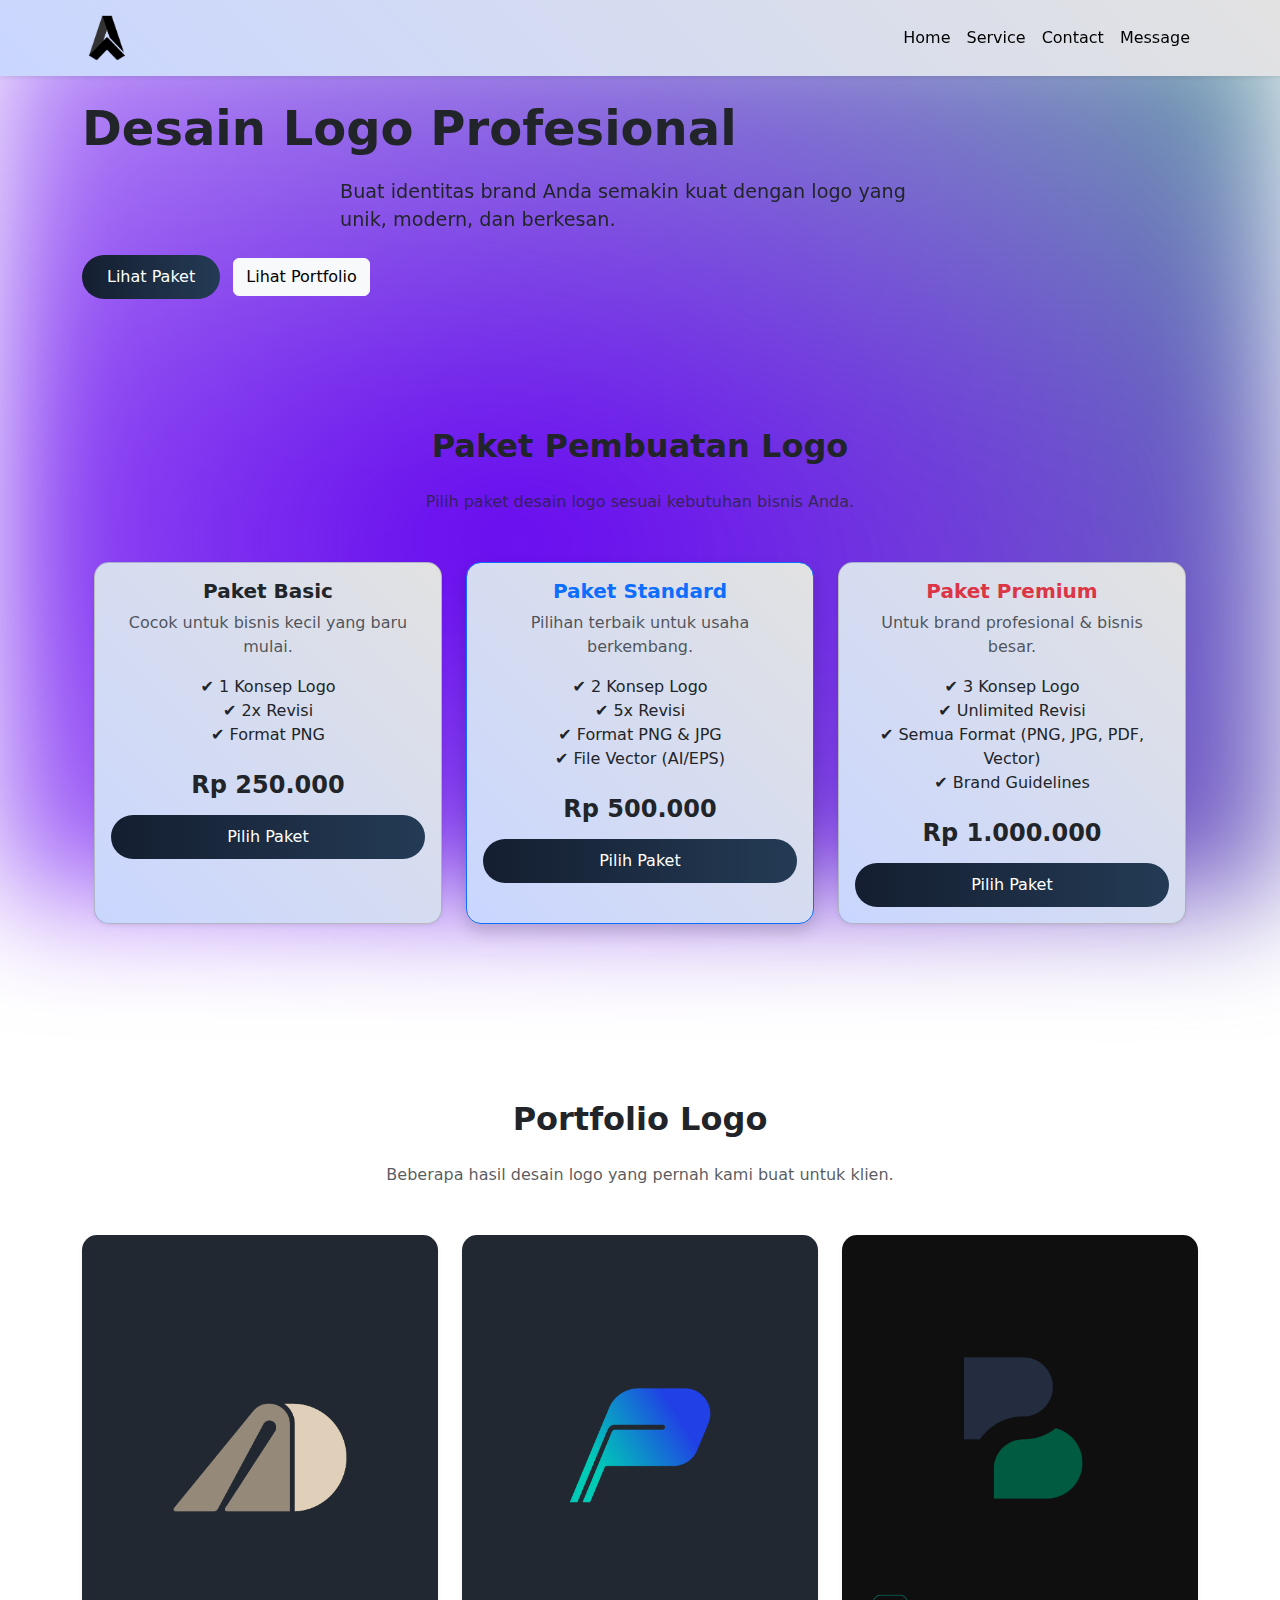
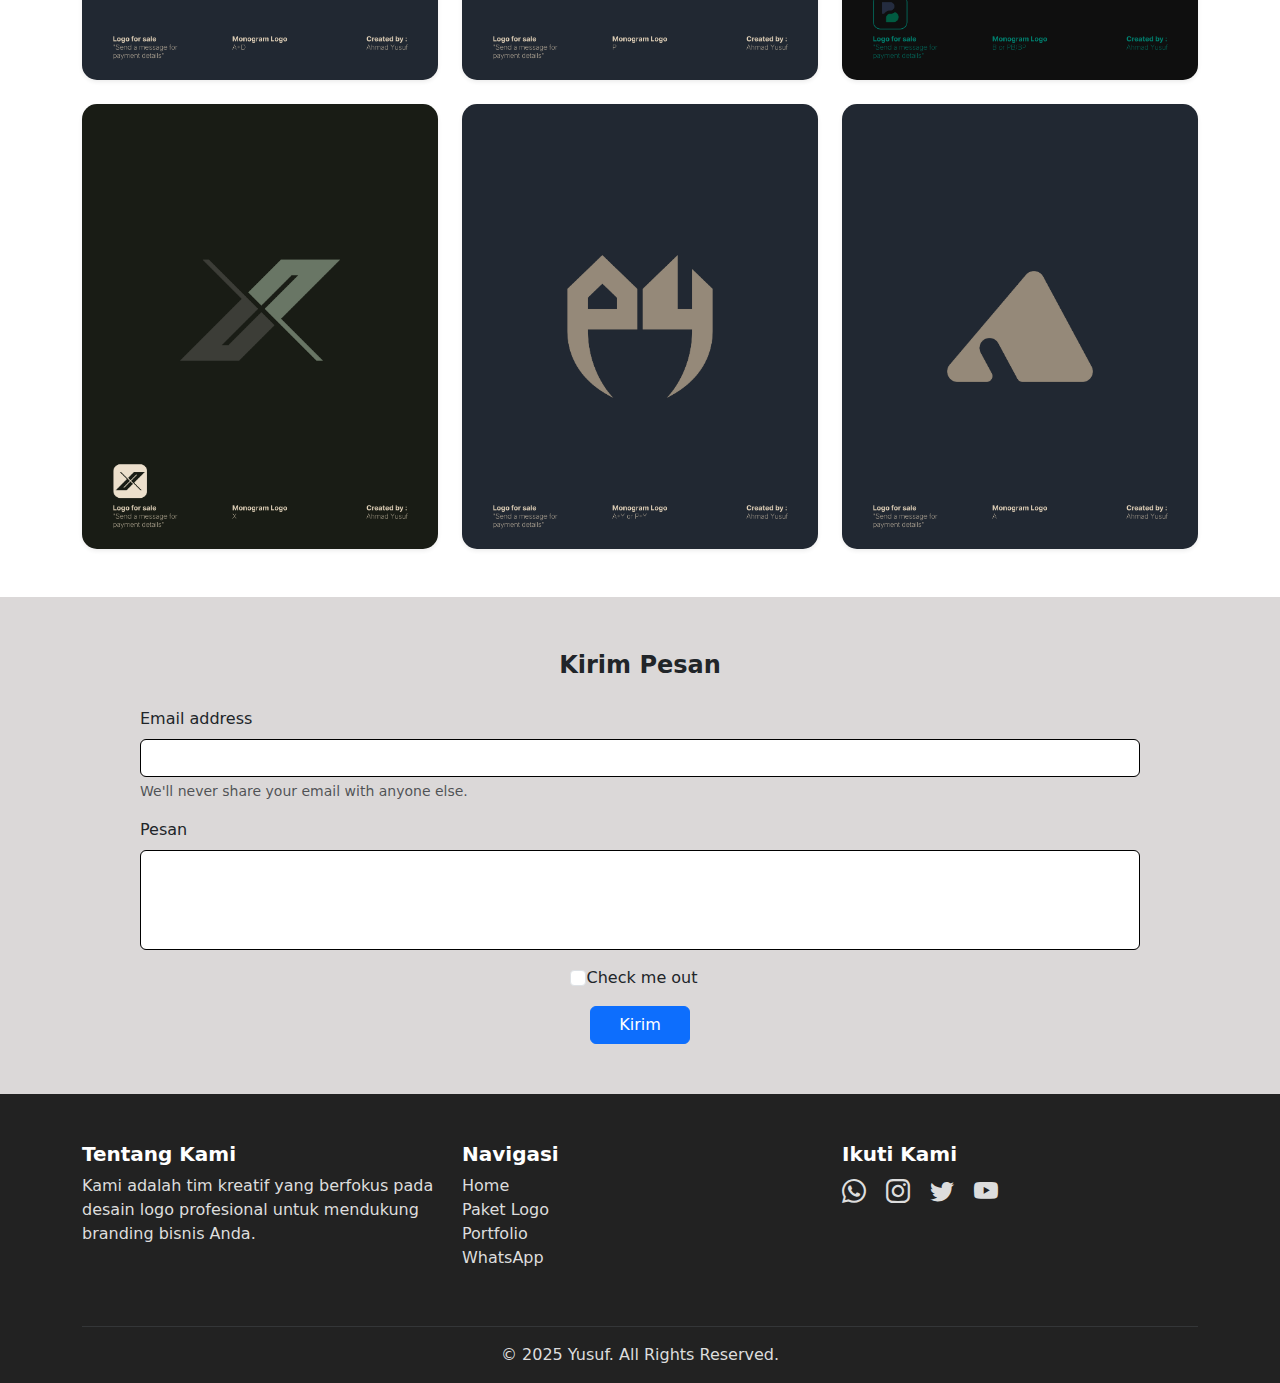
<file: index.html>
<!DOCTYPE html>
<html lang="en">
<head>
  <meta charset="UTF-8">
  <meta name="viewport" content="width=device-width, initial-scale=1.0">
  <title>Yusuf Pages</title>
  <!-- Bootstrap CSS -->
  <link href="https://cdn.jsdelivr.net/npm/bootstrap@5.3.3/dist/css/bootstrap.min.css" rel="stylesheet">
  <link rel="stylesheet" href="https://cdn.jsdelivr.net/npm/bootstrap-icons@1.13.1/font/bootstrap-icons.min.css">
  <link rel="stylesheet" href="style.css">

</head>
<body>
  <!-- Navbar -->
  <nav class="navbar fixed-top navbar-expand-lg shadow-sm">
    <div class="container-fluid container">
      <a class="navbar-brand" href="#jumbotron">
        <img src="Logo.png" alt="Logo" style="width: 50px;">
      </a>
      <!-- Toggle button -->
      <button class="navbar-toggler" type="button" data-bs-toggle="collapse" data-bs-target="#navbarNav">
        <span class="navbar-toggler-icon"></span>
      </button>

      <!-- Menu -->
      <div class="collapse navbar-collapse" id="navbarNav">
        <ul class="navbar-nav ms-auto mb-2 mb-lg-0">
          <li class="nav-item"><a class="nav-link" href="#jumbotron">Home</a></li>
          <li class="nav-item"><a class="nav-link" href="#paket">Service</a></li>
          <li class="nav-item"><a class="nav-link" href="#footer">Contact</a></li>
          <li class="nav-item"><a class="nav-link" href="#message">Message</a></li>
        </ul>
      </div>
    </div>
  </nav>

  <!-- Jumbotron / Hero Section -->
 <section class="jumbotron-custom" style="padding-top: 100px;" id="jumbotron">
    <div class="jumbotron-bg"></div>
    <div class="container">
      <h1>Desain Logo Profesional</h1>
      <p>Buat identitas brand Anda semakin kuat dengan logo yang unik, modern, dan berkesan.</p>
      <a href="#paket" class="btn btn-gradient me-2">Lihat Paket</a>
      <a href="#portfolio" class="btn btn-light">Lihat Portfolio</a>
    </div>
  </section>



  <!-- Section Paket Logo -->
  <section class="py-5 container" style="margin-top: 80px;" id="paket">
    <div class="container text-center">
      <h2 class="fw-bold mb-4">Paket Pembuatan Logo</h2>
      <p class="text-muted mb-5">Pilih paket desain logo sesuai kebutuhan bisnis Anda.</p>

      <div class="row g-4">
        <!-- Paket Basic -->
        <div class="col-md-4">
          <div class="card h-100 shadow-sm">
            <div class="card-body">
              <h5 class="card-title fw-bold">Paket Basic</h5>
              <p class="card-text text-muted">Cocok untuk bisnis kecil yang baru mulai.</p>
              <ul class="list-unstyled mb-4">
                <li>✔ 1 Konsep Logo</li>
                <li>✔ 2x Revisi</li>
                <li>✔ Format PNG</li>
              </ul>
              <h4 class="fw-bold mb-3">Rp 250.000</h4>
              <a href="#" class="btn btn-gradient w-100">Pilih Paket</a>
            </div>
          </div>
        </div>

        <!-- Paket Standard -->
        <div class="col-md-4">
          <div class="card h-100 shadow border-primary">
            <div class="card-body">
              <h5 class="card-title fw-bold text-primary">Paket Standard</h5>
              <p class="card-text text-muted">Pilihan terbaik untuk usaha berkembang.</p>
              <ul class="list-unstyled mb-4">
                <li>✔ 2 Konsep Logo</li>
                <li>✔ 5x Revisi</li>
                <li>✔ Format PNG & JPG</li>
                <li>✔ File Vector (AI/EPS)</li>
              </ul>
              <h4 class="fw-bold mb-3">Rp 500.000</h4>
              <a href="#" class="btn btn-gradient w-100">Pilih Paket</a>
            </div>
          </div>
        </div>

        <!-- Paket Premium -->
        <div class="col-md-4">
          <div class="card h-100 shadow-sm">
            <div class="card-body">
              <h5 class="card-title fw-bold text-danger">Paket Premium</h5>
              <p class="card-text text-muted">Untuk brand profesional & bisnis besar.</p>
              <ul class="list-unstyled mb-4">
                <li>✔ 3 Konsep Logo</li>
                <li>✔ Unlimited Revisi</li>
                <li>✔ Semua Format (PNG, JPG, PDF, Vector)</li>
                <li>✔ Brand Guidelines</li>
              </ul>
              <h4 class="fw-bold mb-3">Rp 1.000.000</h4>
              <a href="#" class="btn btn-gradient w-100">Pilih Paket</a>
            </div>
          </div>
        </div>
      </div>
    </div>
  </section>

  
  <!-- Section Portfolio -->
  <section class="py-5" style="margin-top: 80px;" id="portfolio">
    <div class="container text-center">
      <h2 class="fw-bold mb-4">Portfolio Logo</h2>
      <p class="text-muted mb-5">Beberapa hasil desain logo yang pernah kami buat untuk klien.</p>

      <div class="row g-4">
        <!-- Item 1 -->
        <div class="col-12 col-sm-6 col-md-4">
          <div class="portfolio-item shadow-sm">
            <img src="A+D-05.jpg" alt="Logo 1">
          </div>
        </div>
        <!-- Item 2 -->
        <div class="col-12 col-sm-6 col-md-4">
          <div class="portfolio-item shadow-sm">
            <img src="P-10.jpg" alt="Logo 2">
          </div>
        </div>
        <!-- Item 3 -->
        <div class="col-12 col-sm-6 col-md-4">
          <div class="portfolio-item shadow-sm">
            <img src="B or PB-14.jpg" alt="Logo 3">
          </div>
        </div>
        <!-- Item 4 -->
        <div class="col-12 col-sm-6 col-md-4">
          <div class="portfolio-item shadow-sm">
            <img src="X-13.jpg" alt="Logo 4">
          </div>
        </div>
        <!-- Item 5 -->
        <div class="col-12 col-sm-6 col-md-4">
          <div class="portfolio-item shadow-sm">
            <img src="AY or PY-01.jpg" alt="Logo 5">
          </div>
        </div>
        <!-- Item 6 -->
        <div class="col-12 col-sm-6 col-md-4">
          <div class="portfolio-item shadow-sm">
            <img src="A-07.jpg" alt="Logo 6">
          </div>
        </div>
      </div>
    </div>
  </section>

  <!--Form Input Pesan-->
  <form action="https://sheetdb.io/api/v1/zhmu3tijlpgka" method="POST" class="d-fluid" style="width: 100%; background-color: rgb(219, 216, 216); padding-top: 50px; padding-bottom: 50px;" id="message">
  <div class="container-fluid" style="text-align: center;"><Strong style="font-size: x-large;">Kirim Pesan</Strong></div>  
  <br>
    <div class="mb-3 container" style="width: 80%;">
    <label for="exampleInputEmail1" class="form-label">Email address</label>
    <input type="email" class="form-control" id="exampleInputEmail1" aria-describedby="emailHelp" style="border-color: black;">
    <div id="emailHelp" class="form-text">We'll never share your email with anyone else.</div>
  </div>
  <div class="mb-3 container" style="width: 80%;">
    <label for="exampleInputPassword1" class="form-label">Pesan</label>
    <input type="message" class="form-control" id="exampleInputPassword1" style="height: 100px; width: 100%; border-color: rgb(0, 0, 0); background-color: rgb(255, 255, 255); opacity: 30;">
  </div>
  <div class="mb-3 form-check container d-flex" style="justify-content: center;">
    <input type="checkbox" class="form-check-input" id="exampleCheck1">
    <label class="form-check-label" for="exampleCheck1" style="justify-content: center;">Check me out</label>
  </div>
  <button type="submit" class="container btn btn-primary d-flex" style="justify-content: center; width: 100px; height: auto;">Kirim</button>
</form>
<!-- Footer -->
  <footer class="pt-5 pb-3" id="contact">
    <div class="container" id="footer">
      <div class="row">
        <!-- Tentang Kami -->
        <div class="col-md-4 mb-4">
          <h5 class="fw-bold text-white">Tentang Kami</h5>
          <p>Kami adalah tim kreatif yang berfokus pada desain logo profesional untuk mendukung branding bisnis Anda.</p>
        </div>
        <!-- Menu Navigasi -->
        <div class="col-md-4 mb-4">
          <h5 class="fw-bold text-white">Navigasi</h5>
          <ul class="list-unstyled">
            <li><a href="#">Home</a></li>
            <li><a href="#paket">Paket Logo</a></li>
            <li><a href="#portfolio">Portfolio</a></li>
            <li><a href="https://wa.me/628561507488">WhatsApp</a></li>
          </ul>
        </div>
        <!-- Sosial Media -->
        <div class="col-md-4 mb-4">
          <h5 class="fw-bold text-white">Ikuti Kami</h5>
          <div class="social-icons">
            <a href="#"><i class="bi bi-whatsapp"></i></a>
            <a href="https://www.instagram.com/ahmadyusuf_347?igsh=d2UyM3AxNzJvaDZ4 "><i class="bi bi-instagram"></i></a>
            <a href="#"><i class="bi bi-twitter"></i></a>
            <a href="#"><i class="bi bi-youtube"></i></a>
          </div>
        </div>
      </div>
      <hr class="border-secondary">
      <div class="text-center">
        <p class="mb-0">&copy; 2025 Yusuf. All Rights Reserved.</p>
      </div>
    </div>
  </footer>


  <!-- Bootstrap JS -->
  <script src="https://cdn.jsdelivr.net/npm/bootstrap@5.3.3/dist/js/bootstrap.bundle.min.js"></script>
</body>
</html>
</file>
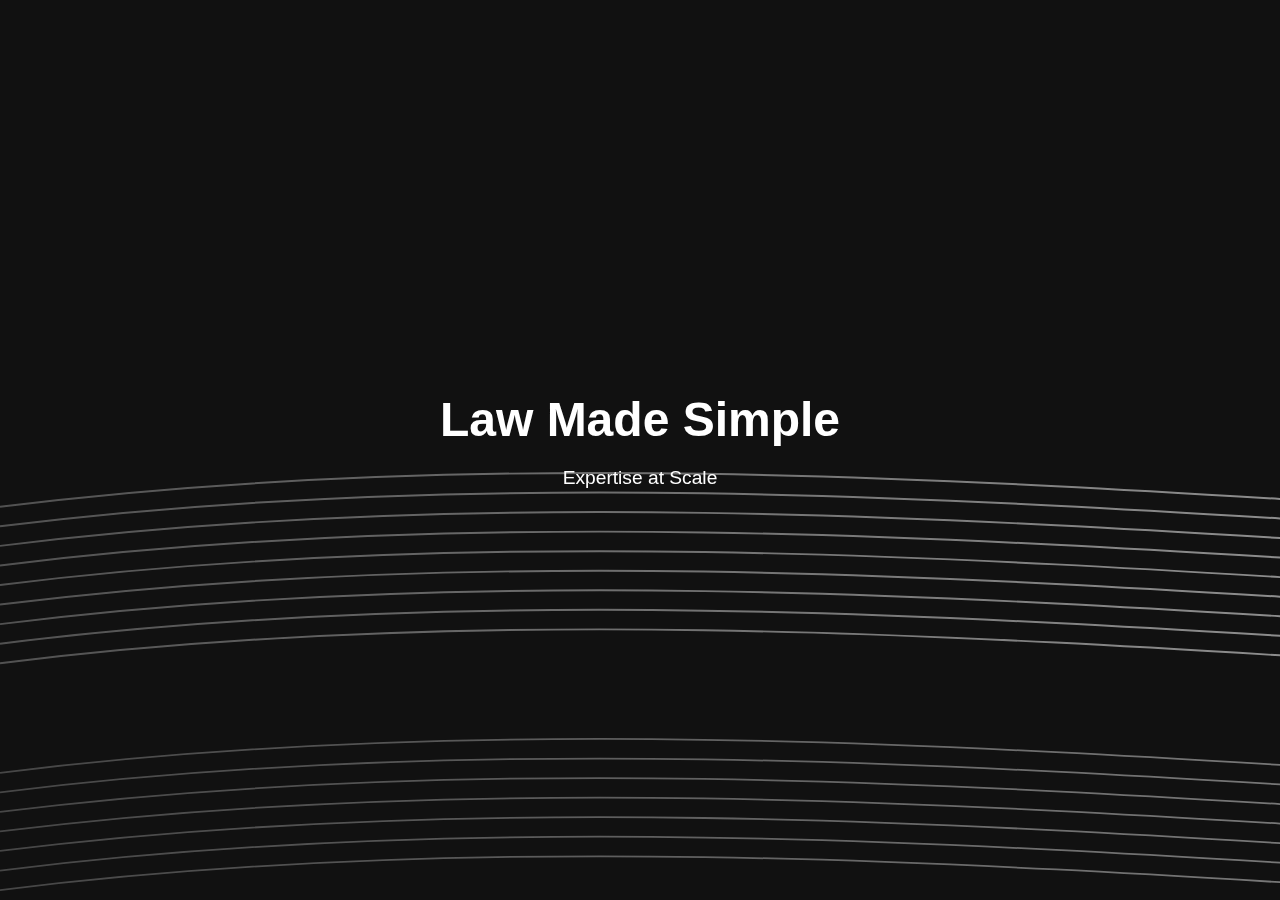
<file: portfolio/animasi.html>
<!DOCTYPE html>
<html lang="id">
<head>
  <meta charset="UTF-8" />
  <meta name="viewport" content="width=device-width, initial-scale=1.0"/>
  <title>Mesh Wave Line Background</title>
  <style>
    :root{
      --g1:#888888;  /* abu tua */
      --g2:#ffffff;  /* putih */
      --bg:#111111;  /* background gelap */
    }

    body{
      margin:0;
      height:100vh;
      display:flex;
      justify-content:center;
      align-items:center;
      background:var(--bg);
      overflow:hidden;
      font-family:Arial, sans-serif;
      color:white;
    }

    .wave-wrap{
      position:fixed;
      inset:0;
      z-index:-1;
      overflow:hidden;
    }

    .layer{
      position:absolute;
      width:220%;
      height:100%;
    }
    .layer svg{width:100%; height:100%}

    /* kecepatan berbeda untuk parallax */
    .l1{ top:15%; animation:slide 22s linear infinite; opacity:0.55 }
    .l2{ top:25%; animation:slide 34s linear infinite reverse; opacity:0.45 }
    .l3{ top:35%; animation:slide 50s linear infinite; opacity:0.35 }

    @keyframes slide{
      from{ transform:translateX(0) }
      to  { transform:translateX(-50%) }
    }

    .content{ text-align:center; z-index:1 }
    .content h1{ font-size:3rem; margin:0 }
    .content p{ font-size:1.2rem }
  </style>
</head>
<body>
  <div class="wave-wrap">
    <!-- Layer 1 (banyak garis rapat) -->
    <div class="layer l1">
      <svg viewBox="0 0 1440 320" xmlns="http://www.w3.org/2000/svg">
        <defs>
          <linearGradient id="grad1" x1="0%" y1="0%" x2="100%" y2="0%">
            <stop offset="0%" stop-color="var(--g1)" />
            <stop offset="50%" stop-color="var(--g2)" />
            <stop offset="100%" stop-color="var(--g1)" />
          </linearGradient>
        </defs>
        <g fill="none" stroke="url(#grad1)" stroke-width="1">
          <path d="M0,120 C480,60 960,180 1440,120"/>
          <path d="M0,130 C480,70 960,190 1440,130"/>
          <path d="M0,140 C480,80 960,200 1440,140"/>
          <path d="M0,150 C480,90 960,210 1440,150"/>
          <path d="M0,160 C480,100 960,220 1440,160"/>
          <path d="M0,170 C480,110 960,230 1440,170"/>
          <path d="M0,180 C480,120 960,240 1440,180"/>
          <path d="M0,190 C480,130 960,250 1440,190"/>
          <path d="M0,200 C480,140 960,260 1440,200"/>
        </g>
      </svg>
    </div>

    <!-- Layer 2 (lebih rapat lagi) -->
    <div class="layer l2">
      <svg viewBox="0 0 1440 320" xmlns="http://www.w3.org/2000/svg">
        <defs>
          <linearGradient id="grad2" x1="0%" y1="0%" x2="100%" y2="0%">
            <stop offset="0%" stop-color="var(--g1)" />
            <stop offset="50%" stop-color="var(--g2)" />
            <stop offset="100%" stop-color="var(--g1)" />
          </linearGradient>
        </defs>
        <g fill="none" stroke="url(#grad2)" stroke-width="0.9">
          <path d="M0,210 C480,150 960,270 1440,210"/>
          <path d="M0,220 C480,160 960,280 1440,220"/>
          <path d="M0,230 C480,170 960,290 1440,230"/>
          <path d="M0,240 C480,180 960,300 1440,240"/>
          <path d="M0,250 C480,190 960,310 1440,250"/>
          <path d="M0,260 C480,200 960,320 1440,260"/>
          <path d="M0,270 C480,210 960,330 1440,270"/>
        </g>
      </svg>
    </div>

    <!-- Layer 3 (paling banyak garis) -->
    <div class="layer l3">
      <svg viewBox="0 0 1440 320" xmlns="http://www.w3.org/2000/svg">
        <defs>
          <linearGradient id="grad3" x1="0%" y1="0%" x2="100%" y2="0%">
            <stop offset="0%" stop-color="var(--g1)" />
            <stop offset="50%" stop-color="var(--g2)" />
            <stop offset="100%" stop-color="var(--g1)" />
          </linearGradient>
        </defs>
        <g fill="none" stroke="url(#grad3)" stroke-width="0.8">
          <path d="M0,280 C480,220 960,340 1440,280"/>
          <path d="M0,290 C480,230 960,350 1440,290"/>
          <path d="M0,300 C480,240 960,360 1440,300"/>
          <path d="M0,310 C480,250 960,370 1440,310"/>
          <path d="M0,320 C480,260 960,380 1440,320"/>
          <path d="M0,330 C480,270 960,390 1440,330"/>
          <path d="M0,340 C480,280 960,400 1440,340"/>
          <path d="M0,350 C480,290 960,410 1440,350"/>
        </g>
      </svg>
    </div>
  </div>

  <div class="content">
    <h1>Law Made Simple</h1>
    <p>Expertise at Scale</p>
  </div>
</body>
</html>
</file>
<file: style.css>
.navbar {
  background: linear-gradient(45deg, #C9D6FF, #E2E2E2)
}





/* Animasi Hover Nav-link */
    .nav-link {
      position: relative;
      color: #000;
      font-weight: 500;
      transition: color 0.3s ease;
    }

    .nav-link::after {
      content: "";
      position: absolute;
      left: 0;
      bottom: -5px;
      width: 0;
      height: 2px;
      background: linear-gradient(90deg, #ff6a00, #ee0979);
      transition: width 0.3s ease;
    }

    .nav-link:hover {
      color: #ee0979;
    }

    .nav-link:hover::after {
      width: 100%;
    }

    // Jumbotron //
    /* Mesh Gradient Background */
    .jumbotron-custom {
      position: relative;
      overflow: hidden;
      padding: 120px 20px;
      color: white;
      text-align: center;
    }

    .jumbotron-bg {
      position: absolute;
      top: 0;
      left: 0;
      width: 100%;
      height: 100%;
      z-index: -1;
      background: radial-gradient(at 20% 30%, rgba(102, 3, 241, 1), transparent 60%),
                  radial-gradient(at 80% 20%, rgba(0, 255, 21, 1), transparent 70%),
                  radial-gradient(at 50% 80%, rgba(221, 0, 255, 1), transparent 60%);
      animation: meshMove 15s infinite alternate ease-in-out;
      background-size: 200% 200%;
      filter: blur(60px); /* Efek blur aurora */
    }

    @keyframes meshMove {
      0% { background-position: 0% 0%; }
      50% { background-position: 100% 50%; }
      100% { background-position: 0% 100%; }
    }

    .jumbotron-custom h1 {
      font-size: 3rem;
      font-weight: bold;
      backdrop-filter: blur(4px);
    }
    .jumbotron-custom p {
      font-size: 1.2rem;
      max-width: 600px;
      margin: 20px auto;
      backdrop-filter: blur(4px);
    }

    .btn-gradient {
      background: linear-gradient(90deg, #5614B0, #DBD65C);
      border: none;
      color: white;
      padding: 10px 25px;
      font-weight: 500;
      border-radius: 30px;
      transition: 0.1s;
    }
    .btn-gradient:hover {
      opacity: 0.9;
      transform: translateY(-3px);
    }

     /* Hover animasi card */
    .card {
      transition: transform 0.3s ease, box-shadow 0.3s ease;
      border-radius: 15px;
      background: linear-gradient(45deg, #C9D6FF, #E2E2E2)
    }

   
    .card:hover {
      transform: translateY(-8px);
      box-shadow: 0 10px 25px rgba(0, 0, 0, 0.15);
    }
    .btn-gradient {
      background: linear-gradient(90deg, #141E30, #243B55);
      color: #fff;
      border: none;
      transition: 0.3s;
    }
    .btn-gradient:hover {
      opacity: 0.9;
      font-color: #ffffffff;
    }

       /* Efek hover logo */
    .portfolio-item {
      overflow: hidden;
      border-radius: 15px;
      transition: transform 0.3s ease, box-shadow 0.3s ease;
    }
    .portfolio-item img {
      width: 100%;
      height: auto;
      transition: transform 0.5s ease;
    }
    .portfolio-item:hover {
      transform: translateY(-5px);
      box-shadow: 0 10px 25px rgba(0, 0, 0, 0.2);
    }
    .portfolio-item:hover img {
      transform: scale(1.1);
    }

    footer {
      background: #222;
      color: #ddd;
    }
    footer a {
      color: #ddd;
      text-decoration: none;
      transition: color 0.3s ease;
    }
    footer a:hover {
      color: #ff6a00;
    }
    .social-icons a {
      font-size: 1.5rem;
      margin-right: 15px;
      transition: transform 0.3s ease;
    }
    .social-icons a:hover {
      transform: scale(1.2);
    }
</file>
